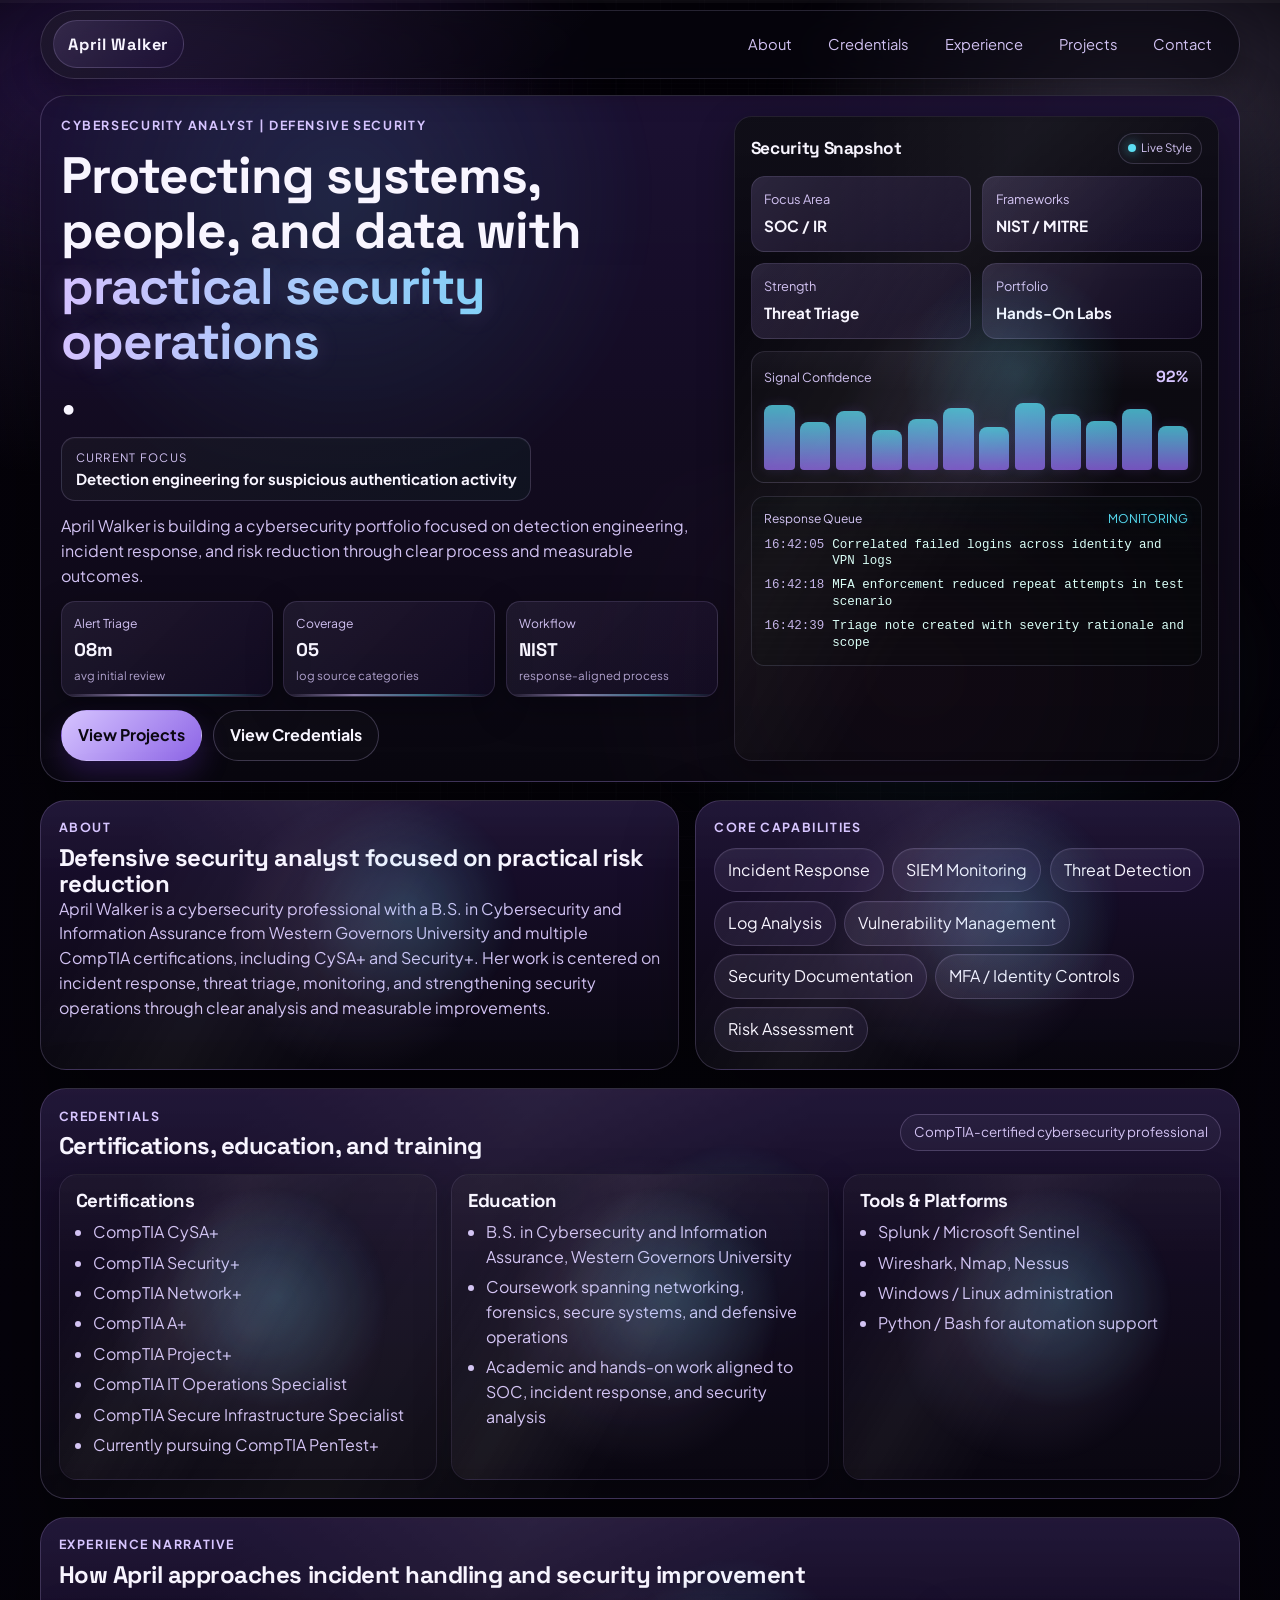
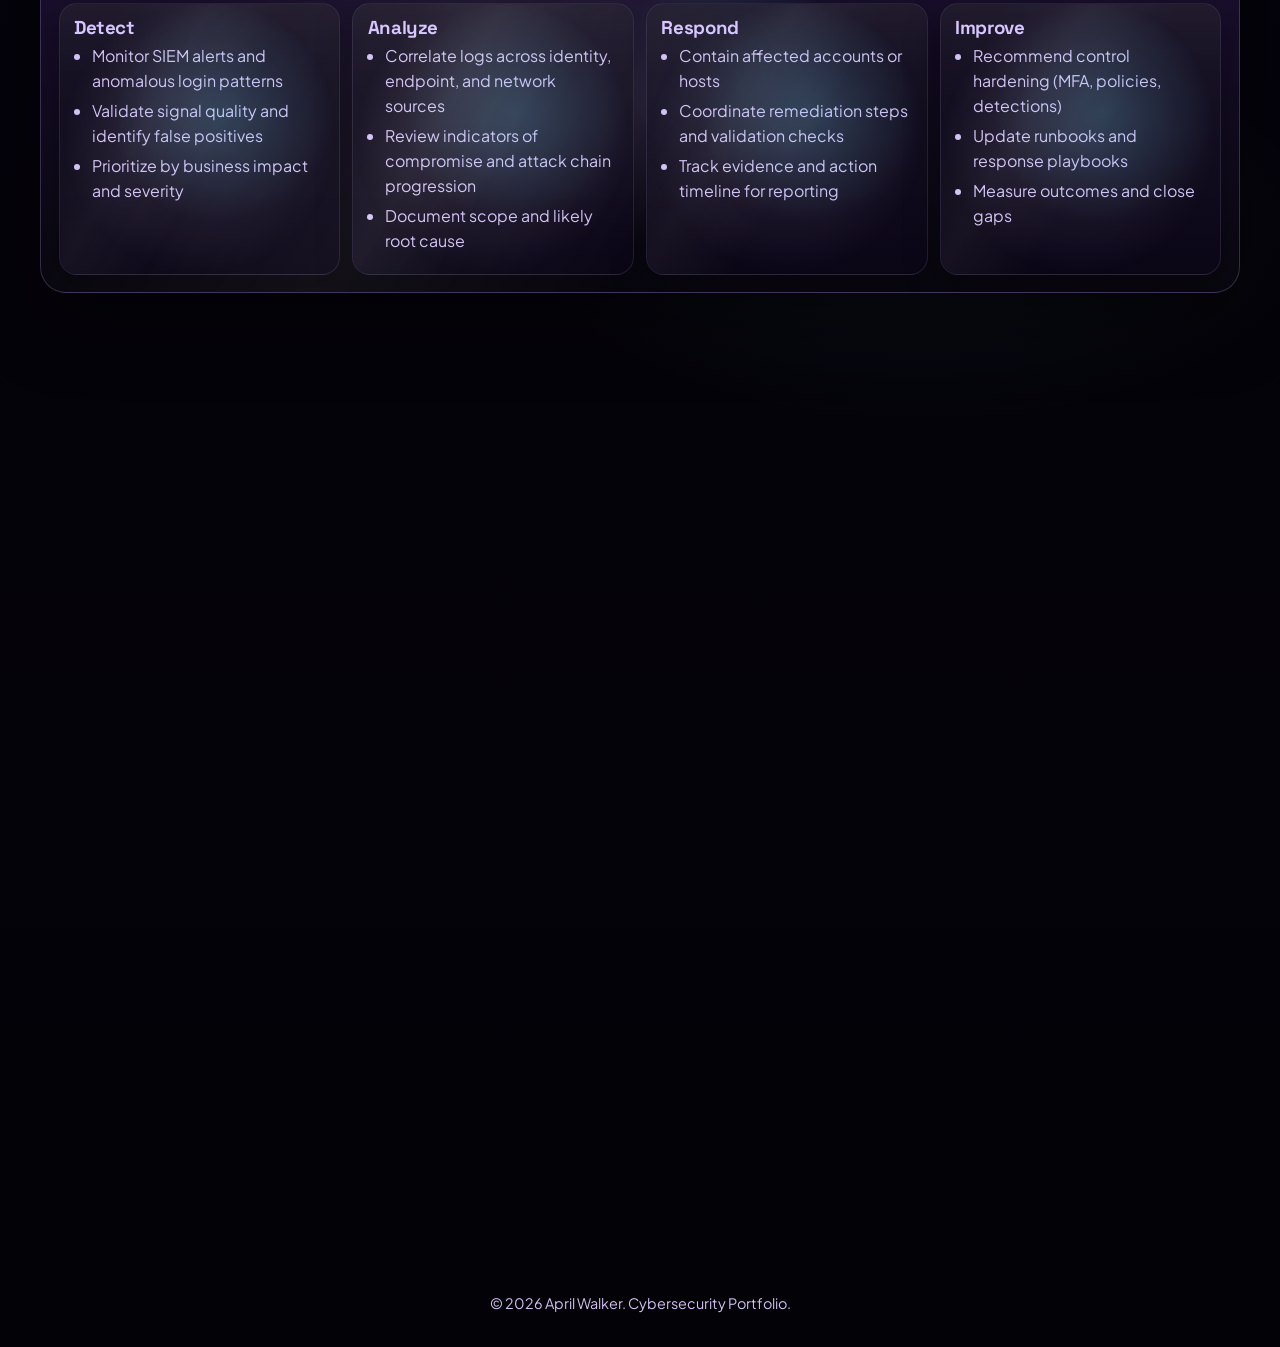
<file: index.html>
<!DOCTYPE html>
<html lang="en">
<head>
  <meta charset="UTF-8">
  <meta name="viewport" content="width=device-width, initial-scale=1.0">
  <title>April Walker | Cybersecurity Portfolio</title>
  <meta
    name="description"
    content="April Walker cybersecurity portfolio featuring credentials, focus areas, and security operations projects."
  >
  <link rel="preconnect" href="https://fonts.googleapis.com">
  <link rel="preconnect" href="https://fonts.gstatic.com" crossorigin>
  <link
    href="https://fonts.googleapis.com/css2?family=Space+Grotesk:wght@400;500;700&family=Plus+Jakarta+Sans:wght@400;500;700&display=swap"
    rel="stylesheet"
  >
  <link rel="stylesheet" href="styles.css">
</head>
<body>
  <div class="background-glow" aria-hidden="true"></div>
  <div class="grid-overlay" aria-hidden="true"></div>
  <div class="scroll-progress" aria-hidden="true"><span id="scroll-progress-bar"></span></div>

  <header class="site-header">
    <a class="brand" href="index.html">April Walker</a>
    <nav class="site-nav" aria-label="Main navigation">
      <a href="#about">About</a>
      <a href="#credentials">Credentials</a>
      <a href="#experience">Experience</a>
      <a href="projects.html">Projects</a>
      <a href="#contact">Contact</a>
    </nav>
  </header>

  <main>
    <section class="hero panel reveal" data-interactive>
      <div class="hero-copy">
        <p class="eyebrow">Cybersecurity Analyst | Defensive Security</p>
        <h1>
          Protecting systems, people, and data with
          <span class="hero-accent">practical security operations</span>.
        </h1>
        <div class="headline-rotator" aria-live="polite">
          <span class="rotator-label">Current focus</span>
          <strong id="hero-rotator-text">Detection engineering for suspicious authentication activity</strong>
        </div>
        <p class="hero-text">
          April Walker is building a cybersecurity portfolio focused on detection engineering,
          incident response, and risk reduction through clear process and measurable outcomes.
        </p>
        <div class="hero-mini-stats" aria-label="Quick performance indicators">
          <div class="mini-stat" data-interactive>
            <span>Alert Triage</span>
            <strong id="hero-metric-1">08m</strong>
            <small>avg initial review</small>
          </div>
          <div class="mini-stat" data-interactive>
            <span>Coverage</span>
            <strong id="hero-metric-2">05</strong>
            <small>log source categories</small>
          </div>
          <div class="mini-stat" data-interactive>
            <span>Workflow</span>
            <strong id="hero-metric-3">NIST</strong>
            <small>response-aligned process</small>
          </div>
        </div>
        <div class="hero-actions">
          <a class="btn btn-solid" href="projects.html">View Projects</a>
          <a class="btn btn-outline" href="#credentials">View Credentials</a>
        </div>
      </div>
      <aside class="hero-card reveal" data-interactive aria-label="Security metrics summary">
        <div class="hero-card-header">
          <h2>Security Snapshot</h2>
          <span class="live-pill"><i></i>Live Style</span>
        </div>
        <div class="metric-grid">
          <article class="metric-tile">
            <p>Focus Area</p>
            <strong>SOC / IR</strong>
          </article>
          <article class="metric-tile">
            <p>Frameworks</p>
            <strong>NIST / MITRE</strong>
          </article>
          <article class="metric-tile">
            <p>Strength</p>
            <strong>Threat Triage</strong>
          </article>
          <article class="metric-tile">
            <p>Portfolio</p>
            <strong>Hands-On Labs</strong>
          </article>
        </div>
        <div class="hero-telemetry" aria-label="Simulated telemetry">
          <div class="telemetry-head">
            <span>Signal Confidence</span>
            <strong id="hero-confidence-value">92%</strong>
          </div>
          <div class="telemetry-bars" aria-hidden="true">
            <span style="--bar: 92%; --delay: 0s;"></span>
            <span style="--bar: 68%; --delay: .12s;"></span>
            <span style="--bar: 84%; --delay: .2s;"></span>
            <span style="--bar: 57%; --delay: .28s;"></span>
            <span style="--bar: 73%; --delay: .36s;"></span>
            <span style="--bar: 88%; --delay: .44s;"></span>
            <span style="--bar: 61%; --delay: .52s;"></span>
            <span style="--bar: 95%; --delay: .6s;"></span>
            <span style="--bar: 79%; --delay: .68s;"></span>
            <span style="--bar: 70%; --delay: .76s;"></span>
            <span style="--bar: 86%; --delay: .84s;"></span>
            <span style="--bar: 63%; --delay: .92s;"></span>
          </div>
        </div>
        <div class="terminal-feed" aria-live="polite">
          <div class="terminal-feed__header">
            <span>Response Queue</span>
            <span class="terminal-feed__status">MONITORING</span>
          </div>
          <ul id="hero-feed-list">
            <li><span>16:42:05</span> Correlated failed logins across identity and VPN logs</li>
            <li><span>16:42:18</span> MFA enforcement reduced repeat attempts in test scenario</li>
            <li><span>16:42:39</span> Triage note created with severity rationale and scope</li>
          </ul>
        </div>
      </aside>
    </section>

    <section id="about" class="section-grid">
      <article class="panel reveal" data-interactive>
        <p class="eyebrow">About</p>
        <h2>Defensive security analyst focused on practical risk reduction</h2>
        <p>
          April Walker is a cybersecurity professional with a B.S. in Cybersecurity and
          Information Assurance from Western Governors University and multiple CompTIA
          certifications, including CySA+ and Security+. Her work is centered on incident
          response, threat triage, monitoring, and strengthening security operations through
          clear analysis and measurable improvements.
        </p>
      </article>
      <article class="panel reveal" data-interactive>
        <p class="eyebrow">Core Capabilities</p>
        <ul class="tag-list">
          <li>Incident Response</li>
          <li>SIEM Monitoring</li>
          <li>Threat Detection</li>
          <li>Log Analysis</li>
          <li>Vulnerability Management</li>
          <li>Security Documentation</li>
          <li>MFA / Identity Controls</li>
          <li>Risk Assessment</li>
        </ul>
      </article>
    </section>

    <section id="credentials" class="panel stacked-section reveal" data-interactive>
      <div class="section-heading">
        <div>
          <p class="eyebrow">Credentials</p>
          <h2>Certifications, education, and training</h2>
        </div>
        <span class="pill">CompTIA-certified cybersecurity professional</span>
      </div>

      <div class="cards-3">
        <article class="info-card reveal" data-interactive>
          <h3>Certifications</h3>
          <ul>
            <li>CompTIA CySA+</li>
            <li>CompTIA Security+</li>
            <li>CompTIA Network+</li>
            <li>CompTIA A+</li>
            <li>CompTIA Project+</li>
            <li>CompTIA IT Operations Specialist</li>
            <li>CompTIA Secure Infrastructure Specialist</li>
            <li>Currently pursuing CompTIA PenTest+</li>
          </ul>
        </article>
        <article class="info-card reveal" data-interactive>
          <h3>Education</h3>
          <ul>
            <li>B.S. in Cybersecurity and Information Assurance, Western Governors University</li>
            <li>Coursework spanning networking, forensics, secure systems, and defensive operations</li>
            <li>Academic and hands-on work aligned to SOC, incident response, and security analysis</li>
          </ul>
        </article>
        <article class="info-card reveal" data-interactive>
          <h3>Tools & Platforms</h3>
          <ul>
            <li>Splunk / Microsoft Sentinel</li>
            <li>Wireshark, Nmap, Nessus</li>
            <li>Windows / Linux administration</li>
            <li>Python / Bash for automation support</li>
          </ul>
        </article>
      </div>
    </section>

    <section id="experience" class="panel stacked-section reveal" data-interactive>
      <div class="section-heading">
        <div>
          <p class="eyebrow">Experience Narrative</p>
          <h2>How April approaches incident handling and security improvement</h2>
        </div>
      </div>

      <div class="workflow">
        <article class="workflow-step reveal" data-interactive>
          <h3>Detect</h3>
          <ul>
            <li>Monitor SIEM alerts and anomalous login patterns</li>
            <li>Validate signal quality and identify false positives</li>
            <li>Prioritize by business impact and severity</li>
          </ul>
        </article>
        <article class="workflow-step reveal" data-interactive>
          <h3>Analyze</h3>
          <ul>
            <li>Correlate logs across identity, endpoint, and network sources</li>
            <li>Review indicators of compromise and attack chain progression</li>
            <li>Document scope and likely root cause</li>
          </ul>
        </article>
        <article class="workflow-step reveal" data-interactive>
          <h3>Respond</h3>
          <ul>
            <li>Contain affected accounts or hosts</li>
            <li>Coordinate remediation steps and validation checks</li>
            <li>Track evidence and action timeline for reporting</li>
          </ul>
        </article>
        <article class="workflow-step reveal" data-interactive>
          <h3>Improve</h3>
          <ul>
            <li>Recommend control hardening (MFA, policies, detections)</li>
            <li>Update runbooks and response playbooks</li>
            <li>Measure outcomes and close gaps</li>
          </ul>
        </article>
      </div>
    </section>

    <section class="signal-journey panel reveal" data-interactive aria-label="Cybersecurity workflow journey">
      <div class="journey-sticky">
        <h2>Security operations signal flow</h2>
      </div>
      <div class="journey-steps">
        <article class="journey-card reveal" data-interactive>
          <span class="journey-index">01</span>
          <h3>Telemetry Intake</h3>
          <p>Identity, endpoint, firewall, and cloud logs are normalized to support triage.</p>
        </article>
        <article class="journey-card reveal" data-interactive>
          <span class="journey-index">02</span>
          <h3>Alert Validation</h3>
          <p>Events are correlated and classified to remove false positives and prioritize scope.</p>
        </article>
        <article class="journey-card reveal" data-interactive>
          <span class="journey-index">03</span>
          <h3>Containment Actions</h3>
          <p>Accounts, hosts, or network paths are isolated with documented response decisions.</p>
        </article>
        <article class="journey-card reveal" data-interactive>
          <span class="journey-index">04</span>
          <h3>Hardening Feedback Loop</h3>
          <p>Lessons learned become improved detections, stronger controls, and cleaner runbooks.</p>
        </article>
      </div>
    </section>

    <section class="section-grid">
      <article class="panel dashboard-card reveal" data-interactive>
        <p class="eyebrow">Project Highlights</p>
        <h2>Security dashboards and case studies</h2>
        <p>
          Explore cybersecurity case studies covering security dashboards, incident response
          workflows, threat analysis, and vulnerability remediation with a focus on clear process
          and measurable outcomes.
        </p>
        <a class="btn btn-solid" href="projects.html">Open Projects Page</a>
      </article>

      <article id="contact" class="panel contact-card reveal" data-interactive>
        <p class="eyebrow">Contact</p>
        <h2>Let's connect</h2>
        <ul class="contact-list">
          <li>Email: <a href="mailto:aprillwalker11@yahoo.com">aprillwalker11@yahoo.com</a></li>
          <li>LinkedIn: <a href="https://linkedin.com/in/aprilviolet" aria-label="April Walker LinkedIn profile">linkedin.com/in/aprilviolet</a></li>
          <li>GitHub: <a href="https://github.com/awalker816" aria-label="April Walker GitHub profile">github.com/awalker816</a></li>
        </ul>
      </article>
    </section>
  </main>

  <footer class="site-footer">
    <p>© <span id="year"></span> April Walker. Cybersecurity Portfolio.</p>
  </footer>

  <script src="script.js"></script>
</body>
</html>
</file>
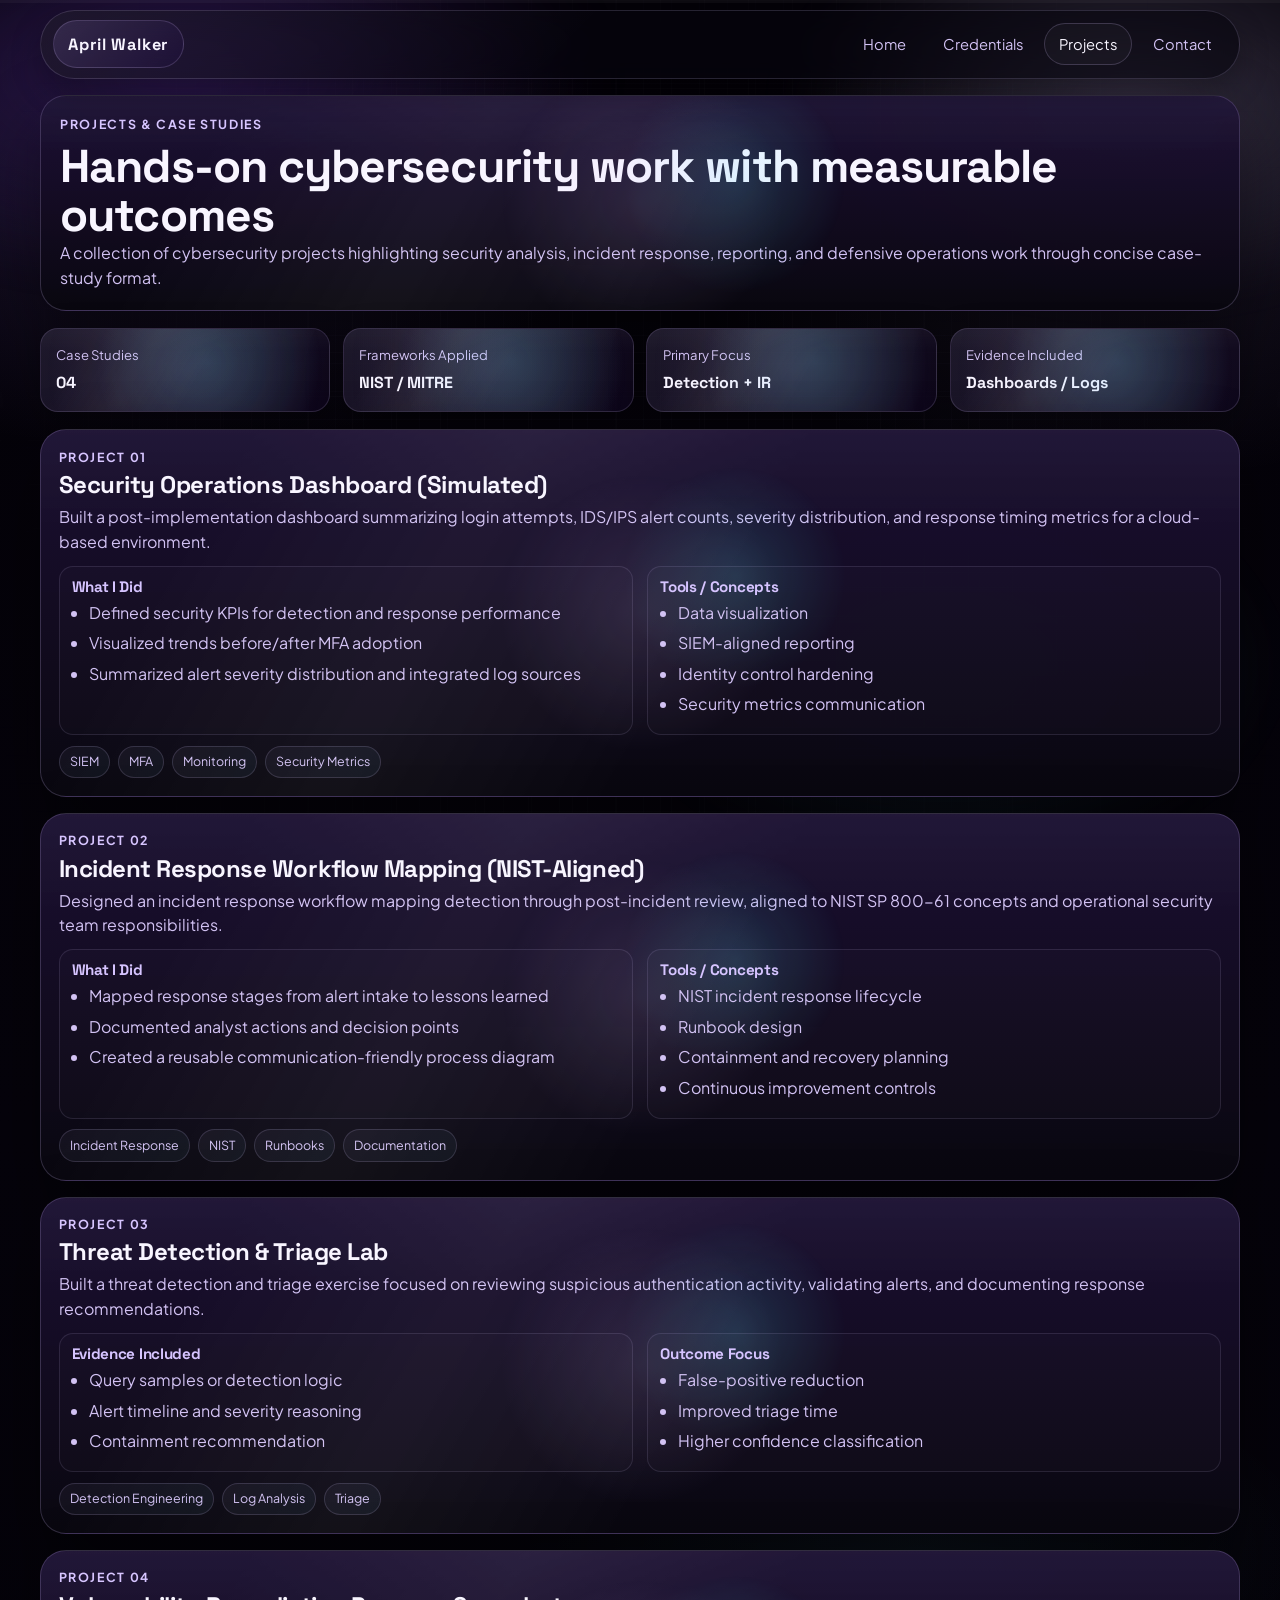
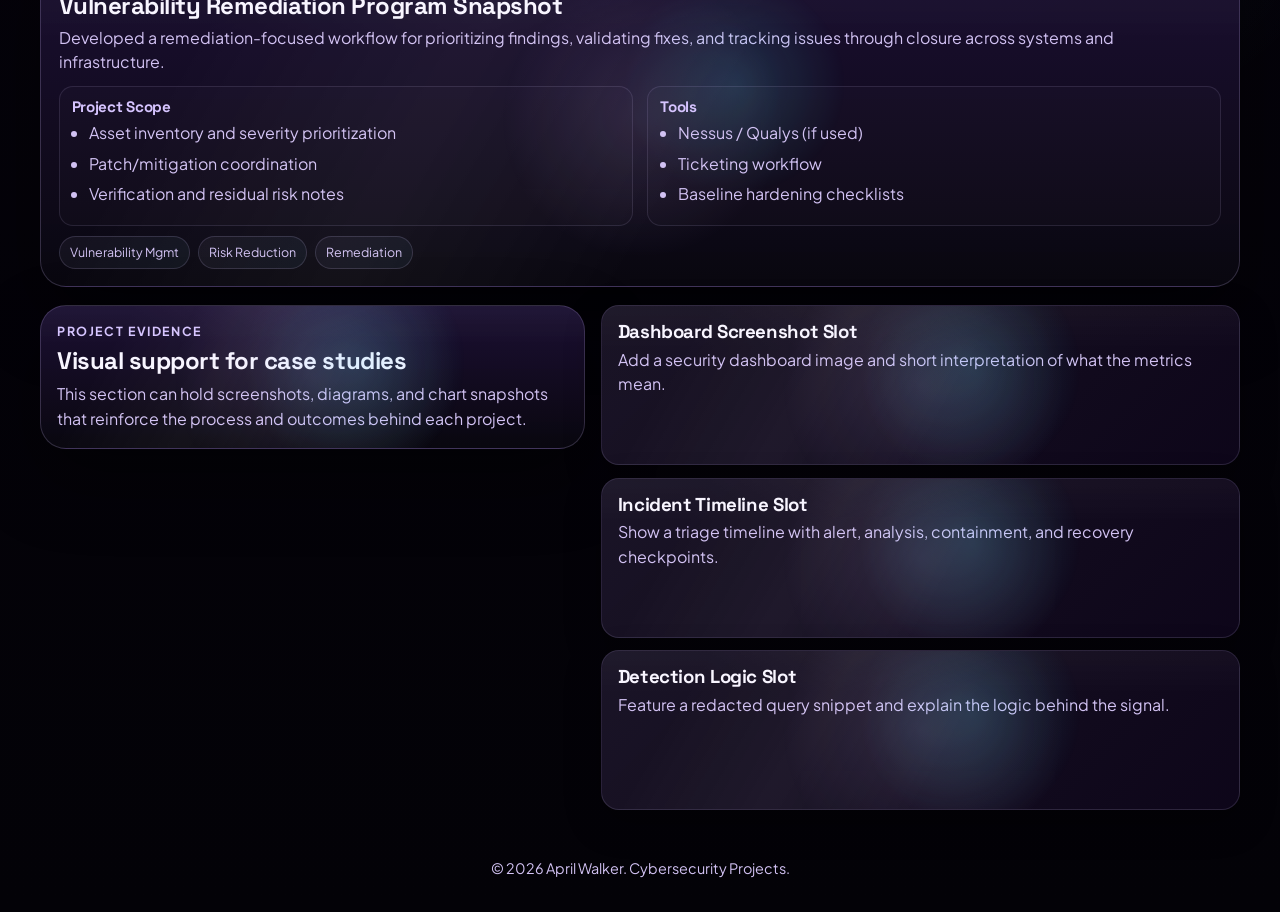
<file: projects.html>
<!DOCTYPE html>
<html lang="en">
<head>
  <meta charset="UTF-8">
  <meta name="viewport" content="width=device-width, initial-scale=1.0">
  <title>April Walker | Cybersecurity Projects</title>
  <meta
    name="description"
    content="Cybersecurity projects and case studies by April Walker."
  >
  <link rel="preconnect" href="https://fonts.googleapis.com">
  <link rel="preconnect" href="https://fonts.gstatic.com" crossorigin>
  <link
    href="https://fonts.googleapis.com/css2?family=Space+Grotesk:wght@400;500;700&family=Plus+Jakarta+Sans:wght@400;500;700&display=swap"
    rel="stylesheet"
  >
  <link rel="stylesheet" href="styles.css">
</head>
<body>
  <div class="background-glow" aria-hidden="true"></div>
  <div class="grid-overlay" aria-hidden="true"></div>
  <div class="scroll-progress" aria-hidden="true"><span id="scroll-progress-bar"></span></div>

  <header class="site-header">
    <a class="brand" href="index.html">April Walker</a>
    <nav class="site-nav" aria-label="Main navigation">
      <a href="index.html">Home</a>
      <a href="index.html#credentials">Credentials</a>
      <a href="projects.html" aria-current="page">Projects</a>
      <a href="index.html#contact">Contact</a>
    </nav>
  </header>

  <main>
    <section class="panel page-hero reveal" data-interactive>
      <p class="eyebrow">Projects & Case Studies</p>
      <h1>Hands-on cybersecurity work with measurable outcomes</h1>
      <p>
        A collection of cybersecurity projects highlighting security analysis, incident response,
        reporting, and defensive operations work through concise case-study format.
      </p>
    </section>

    <section class="metrics-strip" aria-label="Portfolio metrics">
      <article class="metric-strip-card reveal" data-interactive>
        <p>Case Studies</p>
        <strong>04</strong>
      </article>
      <article class="metric-strip-card reveal" data-interactive>
        <p>Frameworks Applied</p>
        <strong>NIST / MITRE</strong>
      </article>
      <article class="metric-strip-card reveal" data-interactive>
        <p>Primary Focus</p>
        <strong>Detection + IR</strong>
      </article>
      <article class="metric-strip-card reveal" data-interactive>
        <p>Evidence Included</p>
        <strong>Dashboards / Logs</strong>
      </article>
    </section>

    <section class="projects-grid">
      <article class="project-card panel reveal" data-interactive>
        <div class="project-header">
          <p class="eyebrow">Project 01</p>
          <h2>Security Operations Dashboard (Simulated)</h2>
        </div>
        <p>
          Built a post-implementation dashboard summarizing login attempts, IDS/IPS alert counts,
          severity distribution, and response timing metrics for a cloud-based environment.
        </p>
        <div class="project-columns">
          <div>
            <h3>What I Did</h3>
            <ul>
              <li>Defined security KPIs for detection and response performance</li>
              <li>Visualized trends before/after MFA adoption</li>
              <li>Summarized alert severity distribution and integrated log sources</li>
            </ul>
          </div>
          <div>
            <h3>Tools / Concepts</h3>
            <ul>
              <li>Data visualization</li>
              <li>SIEM-aligned reporting</li>
              <li>Identity control hardening</li>
              <li>Security metrics communication</li>
            </ul>
          </div>
        </div>
        <div class="project-tags">
          <span>SIEM</span>
          <span>MFA</span>
          <span>Monitoring</span>
          <span>Security Metrics</span>
        </div>
      </article>

      <article class="project-card panel reveal" data-interactive>
        <div class="project-header">
          <p class="eyebrow">Project 02</p>
          <h2>Incident Response Workflow Mapping (NIST-Aligned)</h2>
        </div>
        <p>
          Designed an incident response workflow mapping detection through post-incident review,
          aligned to NIST SP 800-61 concepts and operational security team responsibilities.
        </p>
        <div class="project-columns">
          <div>
            <h3>What I Did</h3>
            <ul>
              <li>Mapped response stages from alert intake to lessons learned</li>
              <li>Documented analyst actions and decision points</li>
              <li>Created a reusable communication-friendly process diagram</li>
            </ul>
          </div>
          <div>
            <h3>Tools / Concepts</h3>
            <ul>
              <li>NIST incident response lifecycle</li>
              <li>Runbook design</li>
              <li>Containment and recovery planning</li>
              <li>Continuous improvement controls</li>
            </ul>
          </div>
        </div>
        <div class="project-tags">
          <span>Incident Response</span>
          <span>NIST</span>
          <span>Runbooks</span>
          <span>Documentation</span>
        </div>
      </article>

      <article class="project-card panel reveal" data-interactive>
        <div class="project-header">
          <p class="eyebrow">Project 03</p>
          <h2>Threat Detection & Triage Lab</h2>
        </div>
        <p>
          Built a threat detection and triage exercise focused on reviewing suspicious
          authentication activity, validating alerts, and documenting response recommendations.
        </p>
        <div class="project-columns">
          <div>
            <h3>Evidence Included</h3>
            <ul>
              <li>Query samples or detection logic</li>
              <li>Alert timeline and severity reasoning</li>
              <li>Containment recommendation</li>
            </ul>
          </div>
          <div>
            <h3>Outcome Focus</h3>
            <ul>
              <li>False-positive reduction</li>
              <li>Improved triage time</li>
              <li>Higher confidence classification</li>
            </ul>
          </div>
        </div>
        <div class="project-tags">
          <span>Detection Engineering</span>
          <span>Log Analysis</span>
          <span>Triage</span>
        </div>
      </article>

      <article class="project-card panel reveal" data-interactive>
        <div class="project-header">
          <p class="eyebrow">Project 04</p>
          <h2>Vulnerability Remediation Program Snapshot</h2>
        </div>
        <p>
          Developed a remediation-focused workflow for prioritizing findings, validating fixes,
          and tracking issues through closure across systems and infrastructure.
        </p>
        <div class="project-columns">
          <div>
            <h3>Project Scope</h3>
            <ul>
              <li>Asset inventory and severity prioritization</li>
              <li>Patch/mitigation coordination</li>
              <li>Verification and residual risk notes</li>
            </ul>
          </div>
          <div>
            <h3>Tools</h3>
            <ul>
              <li>Nessus / Qualys (if used)</li>
              <li>Ticketing workflow</li>
              <li>Baseline hardening checklists</li>
            </ul>
          </div>
        </div>
        <div class="project-tags">
          <span>Vulnerability Mgmt</span>
          <span>Risk Reduction</span>
          <span>Remediation</span>
        </div>
      </article>
    </section>

    <section class="project-scroll-rail">
      <div class="rail-sticky panel reveal" data-interactive>
        <p class="eyebrow">Project Evidence</p>
        <h2>Visual support for case studies</h2>
        <p>
          This section can hold screenshots, diagrams, and chart snapshots that reinforce the
          process and outcomes behind each project.
        </p>
      </div>
      <div class="rail-stack">
        <article class="rail-card reveal" data-interactive>
          <h3>Dashboard Screenshot Slot</h3>
          <p>Add a security dashboard image and short interpretation of what the metrics mean.</p>
        </article>
        <article class="rail-card reveal" data-interactive>
          <h3>Incident Timeline Slot</h3>
          <p>Show a triage timeline with alert, analysis, containment, and recovery checkpoints.</p>
        </article>
        <article class="rail-card reveal" data-interactive>
          <h3>Detection Logic Slot</h3>
          <p>Feature a redacted query snippet and explain the logic behind the signal.</p>
        </article>
      </div>
    </section>

  </main>

  <footer class="site-footer">
    <p>© <span id="year"></span> April Walker. Cybersecurity Projects.</p>
  </footer>

  <script src="script.js"></script>
</body>
</html>
</file>
<file: styles.css>
:root {
  --bg: #040208;
  --bg-2: #090511;
  --panel: rgba(18, 12, 31, 0.72);
  --panel-strong: rgba(30, 17, 54, 0.84);
  --line: rgba(214, 196, 255, 0.2);
  --line-strong: rgba(214, 196, 255, 0.34);
  --text: #f8f5ff;
  --muted: #d2c2f3;
  --purple-900: #22094a;
  --purple-700: #5d2fa9;
  --purple-500: #8d65e6;
  --purple-300: #bba0fb;
  --purple-200: #d6c4ff;
  --cyan-glow: rgba(90, 232, 255, 0.18);
  --pink-glow: rgba(255, 114, 214, 0.12);
  --shadow-lg: 0 30px 70px rgba(0, 0, 0, 0.45);
  --shadow-md: 0 12px 36px rgba(0, 0, 0, 0.32);
  --r-xl: 26px;
  --r-lg: 18px;
  --r-md: 14px;
}

* {
  box-sizing: border-box;
}

html {
  scroll-behavior: smooth;
}

body {
  margin: 0;
  color: var(--text);
  min-height: 100vh;
  font-family: "Plus Jakarta Sans", system-ui, sans-serif;
  line-height: 1.55;
  background:
    radial-gradient(900px 450px at 12% 8%, rgba(141, 101, 230, 0.15), transparent 55%),
    radial-gradient(800px 420px at 88% 10%, rgba(187, 160, 251, 0.09), transparent 55%),
    radial-gradient(700px 340px at 72% 62%, rgba(90, 232, 255, 0.06), transparent 58%),
    linear-gradient(180deg, var(--bg) 0%, #05030b 45%, #030207 100%);
}

body::before {
  content: "";
  position: fixed;
  inset: 0;
  pointer-events: none;
  opacity: 0.12;
  background-image:
    linear-gradient(rgba(255, 255, 255, 0.18) 1px, transparent 1px),
    linear-gradient(90deg, rgba(255, 255, 255, 0.18) 1px, transparent 1px);
  background-size: 44px 44px;
  mask-image: radial-gradient(circle at center, black 35%, transparent 100%);
  z-index: -3;
}

.background-glow {
  position: fixed;
  inset: -10%;
  pointer-events: none;
  z-index: -4;
  filter: blur(22px);
  background:
    radial-gradient(40% 28% at 20% 15%, rgba(93, 47, 169, 0.35), transparent 70%),
    radial-gradient(32% 26% at 82% 18%, rgba(214, 196, 255, 0.22), transparent 72%),
    radial-gradient(28% 24% at 70% 70%, rgba(90, 232, 255, 0.14), transparent 78%);
  animation: driftGlow 16s ease-in-out infinite alternate;
}

.grid-overlay {
  position: fixed;
  inset: 0;
  pointer-events: none;
  z-index: -2;
  opacity: 0.2;
  background:
    linear-gradient(transparent 94%, rgba(214, 196, 255, 0.15) 100%),
    linear-gradient(90deg, transparent 94%, rgba(214, 196, 255, 0.12) 100%);
  background-size: 28px 28px;
  mask-image: radial-gradient(circle at center, black 40%, transparent 100%);
}

.scroll-progress {
  position: fixed;
  inset: 0 0 auto 0;
  height: 3px;
  z-index: 30;
  background: rgba(255, 255, 255, 0.04);
}

.scroll-progress span {
  display: block;
  width: 0%;
  height: 100%;
  background: linear-gradient(90deg, var(--purple-700), var(--purple-300), rgba(90, 232, 255, 0.7));
  box-shadow: 0 0 14px rgba(187, 160, 251, 0.55);
  transition: width 80ms linear;
}

.site-header,
main,
.site-footer {
  width: min(1200px, calc(100% - 2rem));
  margin-inline: auto;
}

.site-header {
  position: sticky;
  top: 8px;
  z-index: 20;
  margin-top: 0.6rem;
  padding: 0.6rem 0.75rem;
  display: flex;
  align-items: center;
  justify-content: space-between;
  gap: 1rem;
  border-radius: 999px;
  border: 1px solid rgba(214, 196, 255, 0.16);
  background:
    linear-gradient(135deg, rgba(214, 196, 255, 0.08), transparent 45%),
    rgba(8, 6, 14, 0.62);
  backdrop-filter: blur(14px) saturate(120%);
  box-shadow: 0 12px 30px rgba(0, 0, 0, 0.28);
}

.brand {
  color: var(--text);
  text-decoration: none;
  font-family: "Space Grotesk", sans-serif;
  font-weight: 700;
  letter-spacing: 0.05em;
  font-size: 1.02rem;
  border-radius: 999px;
  padding: 0.65rem 0.9rem;
  background: linear-gradient(135deg, rgba(187, 160, 251, 0.14), rgba(34, 9, 74, 0.22));
  border: 1px solid rgba(214, 196, 255, 0.18);
}

.site-nav {
  display: flex;
  flex-wrap: wrap;
  gap: 0.45rem;
  justify-content: flex-end;
}

.site-nav a {
  color: var(--muted);
  text-decoration: none;
  font-size: 0.92rem;
  padding: 0.55rem 0.85rem;
  border-radius: 999px;
  border: 1px solid transparent;
  background: transparent;
  transition: color 180ms ease, background 180ms ease, border-color 180ms ease;
}

.site-nav a:hover,
.site-nav a[aria-current="page"] {
  color: var(--text);
  border-color: rgba(214, 196, 255, 0.2);
  background: rgba(255, 255, 255, 0.03);
}

main {
  display: grid;
  gap: 1.1rem;
  padding: 1rem 0 2.4rem;
}

.panel,
.metric-strip-card,
.journey-card,
.rail-card,
.info-card,
.workflow-step,
.hero-card {
  --mx: 50%;
  --my: 50%;
  --rx: 0deg;
  --ry: 0deg;
}

.panel {
  position: relative;
  overflow: hidden;
  border-radius: var(--r-xl);
  border: 1px solid var(--line);
  background:
    linear-gradient(180deg, rgba(35, 20, 64, 0.72), rgba(9, 7, 15, 0.86)),
    rgba(12, 8, 21, 0.8);
  box-shadow: var(--shadow-lg);
  transform-style: preserve-3d;
  transform: perspective(1100px) rotateX(var(--rx)) rotateY(var(--ry));
  transition: transform 160ms ease, border-color 160ms ease, box-shadow 160ms ease;
}

.panel::before,
.metric-strip-card::before,
.journey-card::before,
.rail-card::before,
.info-card::before,
.workflow-step::before,
.hero-card::before {
  content: "";
  position: absolute;
  inset: -1px;
  border-radius: inherit;
  pointer-events: none;
  background:
    radial-gradient(220px 220px at var(--mx) var(--my), rgba(214, 196, 255, 0.14), transparent 65%),
    radial-gradient(160px 160px at calc(var(--mx) + 8%) calc(var(--my) - 10%), var(--cyan-glow), transparent 70%);
  opacity: 0.9;
}

.panel::after,
.metric-strip-card::after,
.journey-card::after,
.rail-card::after,
.info-card::after,
.workflow-step::after,
.hero-card::after {
  content: "";
  position: absolute;
  inset: 0;
  border-radius: inherit;
  pointer-events: none;
  background:
    linear-gradient(120deg, transparent 15%, rgba(255, 255, 255, 0.1) 35%, transparent 55%),
    linear-gradient(180deg, rgba(255, 255, 255, 0.06), transparent 26%);
  mix-blend-mode: screen;
  opacity: 0.42;
}

.panel:hover,
.panel:focus-within {
  border-color: var(--line-strong);
  box-shadow: 0 34px 80px rgba(0, 0, 0, 0.52), 0 0 0 1px rgba(214, 196, 255, 0.08) inset;
}

.reveal {
  opacity: 0;
  transform: translateY(22px) scale(0.985);
  transition: opacity 550ms ease, transform 700ms cubic-bezier(.2,.8,.2,1);
}

.reveal.is-visible {
  opacity: 1;
  transform: translateY(0) scale(1);
}

.eyebrow {
  margin: 0;
  color: var(--purple-200);
  text-transform: uppercase;
  letter-spacing: 0.13em;
  font-weight: 700;
  font-size: 0.78rem;
}

h1, h2, h3 {
  margin: 0;
  font-family: "Space Grotesk", sans-serif;
  line-height: 1.08;
  letter-spacing: -0.02em;
}

p {
  margin: 0;
}

.hero {
  padding: 1.25rem;
  display: grid;
  gap: 1rem;
  grid-template-columns: 1.15fr 0.85fr;
  min-height: 430px;
  isolation: isolate;
}

.hero::before {
  content: "";
  position: absolute;
  inset: -25% 40% auto -10%;
  height: 80%;
  pointer-events: none;
  background: radial-gradient(circle, rgba(90, 232, 255, 0.12), transparent 65%);
  filter: blur(18px);
  animation: heroPulse 6s ease-in-out infinite;
}

.hero::after {
  content: "";
  position: absolute;
  inset: auto -8% -12% 38%;
  height: 55%;
  pointer-events: none;
  background: radial-gradient(circle, rgba(255, 114, 214, 0.08), transparent 70%);
  filter: blur(22px);
  animation: heroPulse 7.5s ease-in-out infinite reverse;
}

.hero-copy {
  display: grid;
  align-content: center;
  gap: 0.8rem;
  position: relative;
  z-index: 1;
}

.hero-copy h1 {
  font-size: clamp(2.2rem, 4vw, 3.6rem);
}

.hero-accent {
  display: inline-block;
  background:
    linear-gradient(90deg, var(--purple-200) 0%, rgba(90, 232, 255, 0.95) 45%, #fff 58%, var(--purple-300) 85%);
  background-size: 220% 100%;
  -webkit-background-clip: text;
  background-clip: text;
  color: transparent;
  text-shadow: 0 0 24px rgba(187, 160, 251, 0.18);
  animation: shimmerText 7s linear infinite;
}

.headline-rotator {
  display: grid;
  gap: 0.2rem;
  width: fit-content;
  max-width: 100%;
  padding: 0.7rem 0.85rem;
  border-radius: 14px;
  border: 1px solid rgba(214, 196, 255, 0.18);
  background:
    linear-gradient(135deg, rgba(214, 196, 255, 0.06), rgba(90, 232, 255, 0.05)),
    rgba(8, 7, 13, 0.55);
  box-shadow: inset 0 1px 0 rgba(255, 255, 255, 0.03);
}

.rotator-label {
  color: var(--muted);
  font-size: 0.72rem;
  text-transform: uppercase;
  letter-spacing: 0.11em;
}

.headline-rotator strong {
  font-size: 0.94rem;
  line-height: 1.25;
  color: var(--text);
}

.headline-rotator.is-switching strong {
  opacity: 0.35;
  transform: translateY(3px);
  transition: opacity 120ms ease, transform 120ms ease;
}

.hero-text {
  max-width: 58ch;
  color: var(--muted);
}

.hero-mini-stats {
  display: grid;
  grid-template-columns: repeat(3, minmax(0, 1fr));
  gap: 0.65rem;
  max-width: 820px;
}

.mini-stat {
  position: relative;
  overflow: hidden;
  border-radius: 14px;
  border: 1px solid rgba(214, 196, 255, 0.14);
  background:
    linear-gradient(135deg, rgba(187, 160, 251, 0.08), rgba(34, 9, 74, 0.18)),
    rgba(255, 255, 255, 0.015);
  padding: 0.7rem 0.75rem;
  box-shadow: var(--shadow-md);
}

.mini-stat::before {
  content: "";
  position: absolute;
  inset: auto 0 0 0;
  height: 2px;
  background: linear-gradient(90deg, transparent, var(--purple-200), rgba(90, 232, 255, 0.7), transparent);
  opacity: 0.6;
}

.mini-stat span {
  display: block;
  color: var(--muted);
  font-size: 0.76rem;
}

.mini-stat strong {
  display: block;
  margin-top: 0.25rem;
  font-family: "Space Grotesk", sans-serif;
  font-size: 1.15rem;
}

.mini-stat small {
  display: block;
  margin-top: 0.15rem;
  color: rgba(210, 194, 243, 0.82);
  font-size: 0.72rem;
 }

.hero-actions {
  display: flex;
  flex-wrap: wrap;
  gap: 0.7rem;
}

.btn {
  position: relative;
  display: inline-flex;
  align-items: center;
  justify-content: center;
  text-decoration: none;
  border-radius: 999px;
  padding: 0.75rem 1rem;
  font-weight: 700;
  border: 1px solid transparent;
  transition: transform 160ms ease, filter 160ms ease, background 160ms ease, border-color 160ms ease;
}

.btn-solid {
  color: #0b0712;
  background: linear-gradient(135deg, var(--purple-200), var(--purple-500));
  box-shadow: 0 14px 28px rgba(93, 47, 169, 0.32);
}

.btn-solid:hover {
  filter: brightness(1.06);
  transform: translateY(-1px);
}

.btn-outline {
  color: var(--text);
  border-color: rgba(214, 196, 255, 0.24);
  background: rgba(255, 255, 255, 0.02);
}

.btn-outline:hover {
  background: rgba(214, 196, 255, 0.08);
}

.hero-card {
  position: relative;
  overflow: hidden;
  border-radius: var(--r-lg);
  border: 1px solid rgba(214, 196, 255, 0.14);
  background:
    linear-gradient(180deg, rgba(10, 8, 17, 0.85), rgba(8, 6, 12, 0.92)),
    rgba(8, 7, 14, 0.8);
  padding: 1rem;
  box-shadow: var(--shadow-md);
}

.hero-card h2 {
  font-size: 1.08rem;
  margin-bottom: 0;
}

.hero-card-header {
  display: flex;
  justify-content: space-between;
  align-items: center;
  gap: 0.75rem;
  margin-bottom: 0.75rem;
}

.live-pill {
  display: inline-flex;
  align-items: center;
  gap: 0.35rem;
  border-radius: 999px;
  padding: 0.35rem 0.55rem;
  font-size: 0.72rem;
  color: var(--muted);
  border: 1px solid rgba(214, 196, 255, 0.18);
  background: rgba(255, 255, 255, 0.02);
}

.live-pill i {
  width: 8px;
  height: 8px;
  border-radius: 999px;
  display: inline-block;
  background: rgba(90, 232, 255, 0.95);
  box-shadow: 0 0 12px rgba(90, 232, 255, 0.7);
  animation: pulseDot 1.8s ease-in-out infinite;
}

.metric-grid {
  display: grid;
  grid-template-columns: repeat(2, minmax(0, 1fr));
  gap: 0.7rem;
}

.metric-tile {
  margin: 0;
  padding: 0.8rem;
  border-radius: var(--r-md);
  border: 1px solid rgba(214, 196, 255, 0.14);
  background:
    linear-gradient(135deg, rgba(187, 160, 251, 0.16), rgba(34, 9, 74, 0.25)),
    rgba(255, 255, 255, 0.01);
}

.metric-tile p {
  color: var(--muted);
  font-size: 0.8rem;
}

.metric-tile strong {
  display: block;
  margin-top: 0.3rem;
  font-size: 0.95rem;
}

.hero-telemetry {
  margin-top: 0.8rem;
  border-radius: 14px;
  border: 1px solid rgba(214, 196, 255, 0.14);
  background:
    linear-gradient(180deg, rgba(214, 196, 255, 0.04), transparent 30%),
    rgba(255, 255, 255, 0.015);
  padding: 0.8rem;
}

.telemetry-head {
  display: flex;
  justify-content: space-between;
  align-items: baseline;
  gap: 0.75rem;
}

.telemetry-head span {
  color: var(--muted);
  font-size: 0.78rem;
}

.telemetry-head strong {
  font-family: "Space Grotesk", sans-serif;
  font-size: 1rem;
  color: var(--purple-200);
}

.telemetry-bars {
  margin-top: 0.6rem;
  display: grid;
  grid-template-columns: repeat(12, minmax(0, 1fr));
  gap: 0.35rem;
  align-items: end;
  height: 70px;
}

.telemetry-bars span {
  display: block;
  border-radius: 8px 8px 4px 4px;
  background:
    linear-gradient(180deg, rgba(90, 232, 255, 0.85), rgba(141, 101, 230, 0.95));
  min-height: 8px;
  height: var(--bar);
  box-shadow: 0 0 12px rgba(141, 101, 230, 0.2);
  opacity: 0.85;
  transform-origin: bottom center;
  animation: telemetryBreath 3.2s ease-in-out infinite;
  animation-delay: var(--delay);
}

.terminal-feed {
  margin-top: 0.8rem;
  border-radius: 14px;
  border: 1px solid rgba(214, 196, 255, 0.14);
  background:
    linear-gradient(180deg, rgba(8, 13, 19, 0.24), transparent 34%),
    rgba(6, 7, 11, 0.72);
  padding: 0.8rem;
  position: relative;
  overflow: hidden;
}

.terminal-feed::before {
  content: "";
  position: absolute;
  inset: 0;
  background:
    linear-gradient(180deg, transparent 0%, rgba(255, 255, 255, 0.02) 49%, transparent 51%, transparent 100%);
  background-size: 100% 6px;
  opacity: 0.35;
  pointer-events: none;
}

.terminal-feed__header {
  display: flex;
  justify-content: space-between;
  align-items: center;
  gap: 0.5rem;
  margin-bottom: 0.5rem;
  font-size: 0.75rem;
  color: var(--muted);
}

.terminal-feed__status {
  color: rgba(90, 232, 255, 0.95);
  text-shadow: 0 0 10px rgba(90, 232, 255, 0.25);
}

.terminal-feed ul {
  list-style: none;
  margin: 0;
  padding: 0;
  display: grid;
  gap: 0.45rem;
}

.terminal-feed li {
  display: grid;
  grid-template-columns: auto 1fr;
  gap: 0.5rem;
  align-items: start;
  color: #d9fff7;
  font-size: 0.78rem;
  line-height: 1.35;
  font-family: ui-monospace, SFMono-Regular, Menlo, Consolas, monospace;
}

.terminal-feed li span {
  color: rgba(214, 196, 255, 0.9);
  white-space: nowrap;
}

.section-grid {
  display: grid;
  grid-template-columns: 1.08fr 0.92fr;
  gap: 1rem;
}

.section-grid > .panel,
.stacked-section,
.dashboard-card,
.contact-card,
.page-hero,
.cta-panel {
  padding: 1.1rem;
}

.section-grid h2,
.stacked-section h2,
.dashboard-card h2,
.contact-card h2,
.page-hero h1,
.cta-panel h2 {
  margin-top: 0.45rem;
}

.section-grid p:not(.eyebrow),
.stacked-section p:not(.eyebrow),
.dashboard-card p:not(.eyebrow),
.contact-card p:not(.eyebrow),
.page-hero p:not(.eyebrow),
.cta-panel p:not(.eyebrow) {
  color: var(--muted);
}

.tag-list {
  list-style: none;
  margin: 0.65rem 0 0;
  padding: 0;
  display: flex;
  gap: 0.55rem;
  flex-wrap: wrap;
}

.tag-list li {
  padding: 0.55rem 0.8rem;
  border-radius: 999px;
  border: 1px solid rgba(214, 196, 255, 0.18);
  background:
    linear-gradient(135deg, rgba(214, 196, 255, 0.08), rgba(141, 101, 230, 0.08)),
    rgba(255, 255, 255, 0.01);
  box-shadow: inset 0 1px 0 rgba(255, 255, 255, 0.03);
}

.stacked-section {
  display: grid;
  gap: 0.95rem;
}

.section-heading {
  display: flex;
  justify-content: space-between;
  align-items: center;
  gap: 0.85rem;
  flex-wrap: wrap;
}

.pill {
  border-radius: 999px;
  border: 1px solid rgba(214, 196, 255, 0.22);
  background: rgba(214, 196, 255, 0.05);
  color: var(--muted);
  font-size: 0.84rem;
  padding: 0.45rem 0.8rem;
}

.cards-3 {
  display: grid;
  grid-template-columns: repeat(3, minmax(0, 1fr));
  gap: 0.9rem;
}

.info-card {
  position: relative;
  overflow: hidden;
  border-radius: var(--r-lg);
  border: 1px solid rgba(214, 196, 255, 0.12);
  background:
    linear-gradient(180deg, rgba(23, 15, 39, 0.84), rgba(10, 7, 17, 0.88)),
    rgba(255, 255, 255, 0.01);
  padding: 1rem;
  box-shadow: var(--shadow-md);
}

.info-card h3 {
  margin-bottom: 0.55rem;
}

.info-card ul,
.workflow-step ul,
.project-card ul,
.contact-list {
  margin: 0;
  padding-left: 1.1rem;
}

.info-card li,
.workflow-step li,
.project-card li {
  margin: 0.35rem 0;
  color: var(--muted);
}

.workflow {
  display: grid;
  grid-template-columns: repeat(4, minmax(0, 1fr));
  gap: 0.75rem;
}

.workflow-step {
  position: relative;
  overflow: hidden;
  border-radius: var(--r-lg);
  border: 1px solid rgba(214, 196, 255, 0.12);
  background:
    linear-gradient(180deg, rgba(187, 160, 251, 0.08), rgba(34, 9, 74, 0.14)),
    rgba(8, 6, 13, 0.7);
  padding: 0.9rem;
  box-shadow: var(--shadow-md);
}

.workflow-step h3 {
  margin-bottom: 0.35rem;
  color: var(--purple-200);
}

.signal-journey {
  padding: 1rem;
  display: grid;
  gap: 1rem;
  grid-template-columns: 0.95fr 1.05fr;
  align-items: start;
}

.journey-sticky {
  position: sticky;
  top: 108px;
  padding: 0.95rem;
  border-radius: var(--r-lg);
  border: 1px solid rgba(214, 196, 255, 0.14);
  background:
    linear-gradient(180deg, rgba(14, 11, 24, 0.82), rgba(8, 6, 14, 0.9));
}

.journey-sticky h2 {
  margin: 0.45rem 0 0.55rem;
  font-size: clamp(1.35rem, 2.2vw, 2rem);
}

.journey-sticky p:not(.eyebrow) {
  color: var(--muted);
}

.journey-steps {
  display: grid;
  gap: 0.85rem;
}

.journey-card {
  position: relative;
  overflow: hidden;
  border-radius: var(--r-lg);
  border: 1px solid rgba(214, 196, 255, 0.13);
  background:
    linear-gradient(135deg, rgba(187, 160, 251, 0.07), rgba(34, 9, 74, 0.14)),
    rgba(9, 7, 15, 0.84);
  padding: 1rem;
  box-shadow: var(--shadow-md);
  transition: transform 180ms ease, border-color 180ms ease;
}

.journey-card.is-active {
  border-color: rgba(214, 196, 255, 0.34);
  transform: translateY(-2px);
  box-shadow: 0 20px 42px rgba(0, 0, 0, 0.4), 0 0 0 1px rgba(214, 196, 255, 0.08) inset;
}

.journey-index {
  display: inline-flex;
  align-items: center;
  justify-content: center;
  width: 40px;
  height: 40px;
  border-radius: 999px;
  border: 1px solid rgba(214, 196, 255, 0.2);
  background: linear-gradient(135deg, rgba(214, 196, 255, 0.08), rgba(141, 101, 230, 0.14));
  color: var(--purple-200);
  font-family: "Space Grotesk", sans-serif;
  font-weight: 700;
}

.journey-card h3 {
  margin: 0.65rem 0 0.35rem;
}

.journey-card p {
  color: var(--muted);
}

.dashboard-card .btn {
  margin-top: 0.8rem;
}

.contact-list li {
  margin: 0.3rem 0;
  color: var(--muted);
}

.contact-list a {
  color: var(--purple-200);
  text-underline-offset: 3px;
}

.muted {
  margin-top: 0.55rem;
  color: var(--muted);
  opacity: 0.85;
}

.page-hero {
  position: relative;
  overflow: hidden;
  padding: 1.2rem;
}

.page-hero h1 {
  font-size: clamp(2rem, 3.6vw, 3rem);
}

.metrics-strip {
  display: grid;
  grid-template-columns: repeat(4, minmax(0, 1fr));
  gap: 0.8rem;
}

.metric-strip-card {
  position: relative;
  overflow: hidden;
  border-radius: var(--r-lg);
  border: 1px solid rgba(214, 196, 255, 0.16);
  background:
    linear-gradient(135deg, rgba(187, 160, 251, 0.12), rgba(34, 9, 74, 0.22)),
    rgba(9, 7, 14, 0.76);
  padding: 0.95rem;
  box-shadow: var(--shadow-md);
}

.metric-strip-card p {
  color: var(--muted);
  font-size: 0.82rem;
}

.metric-strip-card strong {
  display: block;
  margin-top: 0.35rem;
  font-family: "Space Grotesk", sans-serif;
  font-size: 1rem;
}

.projects-grid {
  display: grid;
  gap: 1rem;
}

.project-card {
  padding: 1.1rem;
}

.project-header h2 {
  margin-top: 0.3rem;
}

.project-card > p {
  margin-top: 0.45rem;
  color: var(--muted);
}

.project-columns {
  margin-top: 0.7rem;
  display: grid;
  grid-template-columns: repeat(2, minmax(0, 1fr));
  gap: 0.9rem;
}

.project-columns > div {
  position: relative;
  border-radius: var(--r-md);
  border: 1px solid rgba(214, 196, 255, 0.12);
  background: rgba(255, 255, 255, 0.015);
  padding: 0.75rem;
}

.project-columns h3 {
  margin-bottom: 0.3rem;
  color: var(--purple-200);
  font-size: 0.95rem;
}

.project-tags {
  display: flex;
  flex-wrap: wrap;
  gap: 0.45rem;
  margin-top: 0.65rem;
}

.project-tags span {
  border-radius: 999px;
  padding: 0.35rem 0.65rem;
  font-size: 0.78rem;
  color: var(--muted);
  border: 1px solid rgba(214, 196, 255, 0.16);
  background:
    linear-gradient(135deg, rgba(214, 196, 255, 0.04), rgba(90, 232, 255, 0.04)),
    rgba(255, 255, 255, 0.01);
}

.project-scroll-rail {
  display: grid;
  grid-template-columns: 0.92fr 1.08fr;
  gap: 1rem;
  align-items: start;
}

.rail-sticky {
  padding: 1rem;
  position: sticky;
  top: 108px;
}

.rail-sticky h2 {
  margin: 0.45rem 0 0.5rem;
}

.rail-sticky p:not(.eyebrow) {
  color: var(--muted);
}

.rail-stack {
  display: grid;
  gap: 0.8rem;
}

.rail-card {
  position: relative;
  overflow: hidden;
  border-radius: var(--r-lg);
  border: 1px solid rgba(214, 196, 255, 0.14);
  background:
    linear-gradient(135deg, rgba(187, 160, 251, 0.1), rgba(34, 9, 74, 0.18)),
    rgba(10, 7, 16, 0.82);
  padding: 1rem;
  box-shadow: var(--shadow-md);
  min-height: 160px;
}

.rail-card.is-active {
  border-color: rgba(214, 196, 255, 0.32);
  box-shadow: 0 18px 40px rgba(0, 0, 0, 0.42), 0 0 0 1px rgba(214, 196, 255, 0.06) inset;
}

.rail-card h3 {
  margin-bottom: 0.35rem;
}

.rail-card p {
  color: var(--muted);
}

.cta-panel {
  text-align: left;
}

.site-footer {
  padding: 0.55rem 0 2rem;
  text-align: center;
  color: var(--muted);
  font-size: 0.9rem;
}

@keyframes driftGlow {
  from {
    transform: translate3d(-1.2%, -0.8%, 0) scale(1);
  }
  to {
    transform: translate3d(1.6%, 1.1%, 0) scale(1.04);
  }
}

@keyframes shimmerText {
  0% {
    background-position: 0% 50%;
  }
  100% {
    background-position: 220% 50%;
  }
}

@keyframes pulseDot {
  0%, 100% {
    transform: scale(1);
    opacity: 0.8;
  }
  50% {
    transform: scale(1.22);
    opacity: 1;
  }
}

@keyframes telemetryBreath {
  0%, 100% {
    transform: scaleY(0.92);
    opacity: 0.75;
  }
  50% {
    transform: scaleY(1.05);
    opacity: 1;
  }
}

@keyframes heroPulse {
  0%, 100% {
    transform: translateY(0) scale(1);
    opacity: 0.95;
  }
  50% {
    transform: translateY(-6px) scale(1.04);
    opacity: 1;
  }
}

@media (max-width: 1080px) {
  .hero {
    grid-template-columns: 1fr;
    min-height: unset;
  }

  .section-grid,
  .signal-journey,
  .project-scroll-rail,
  .cards-3,
  .workflow {
    grid-template-columns: 1fr;
  }

  .journey-sticky,
  .rail-sticky {
    position: static;
  }

  .metrics-strip {
    grid-template-columns: repeat(2, minmax(0, 1fr));
  }
}

@media (max-width: 700px) {
  .site-header {
    top: 0;
    border-radius: 20px;
    align-items: stretch;
    flex-direction: column;
  }

  .site-nav {
    justify-content: flex-start;
  }

  .site-nav a {
    font-size: 0.88rem;
  }

  .hero,
  .page-hero,
  .section-grid > .panel,
  .stacked-section,
  .project-card,
  .cta-panel {
    padding: 1rem;
  }

  .metric-grid,
  .hero-mini-stats,
  .project-columns,
  .metrics-strip {
    grid-template-columns: 1fr;
  }

  .panel {
    border-radius: 20px;
  }
}

@media (prefers-reduced-motion: reduce) {
  html {
    scroll-behavior: auto;
  }

  .background-glow {
    animation: none;
  }

  .reveal,
  .reveal.is-visible {
    opacity: 1;
    transform: none;
    transition: none;
  }

  .panel,
  .btn,
  .journey-card,
  .rail-card {
    transition: none !important;
  }
}
</file>
